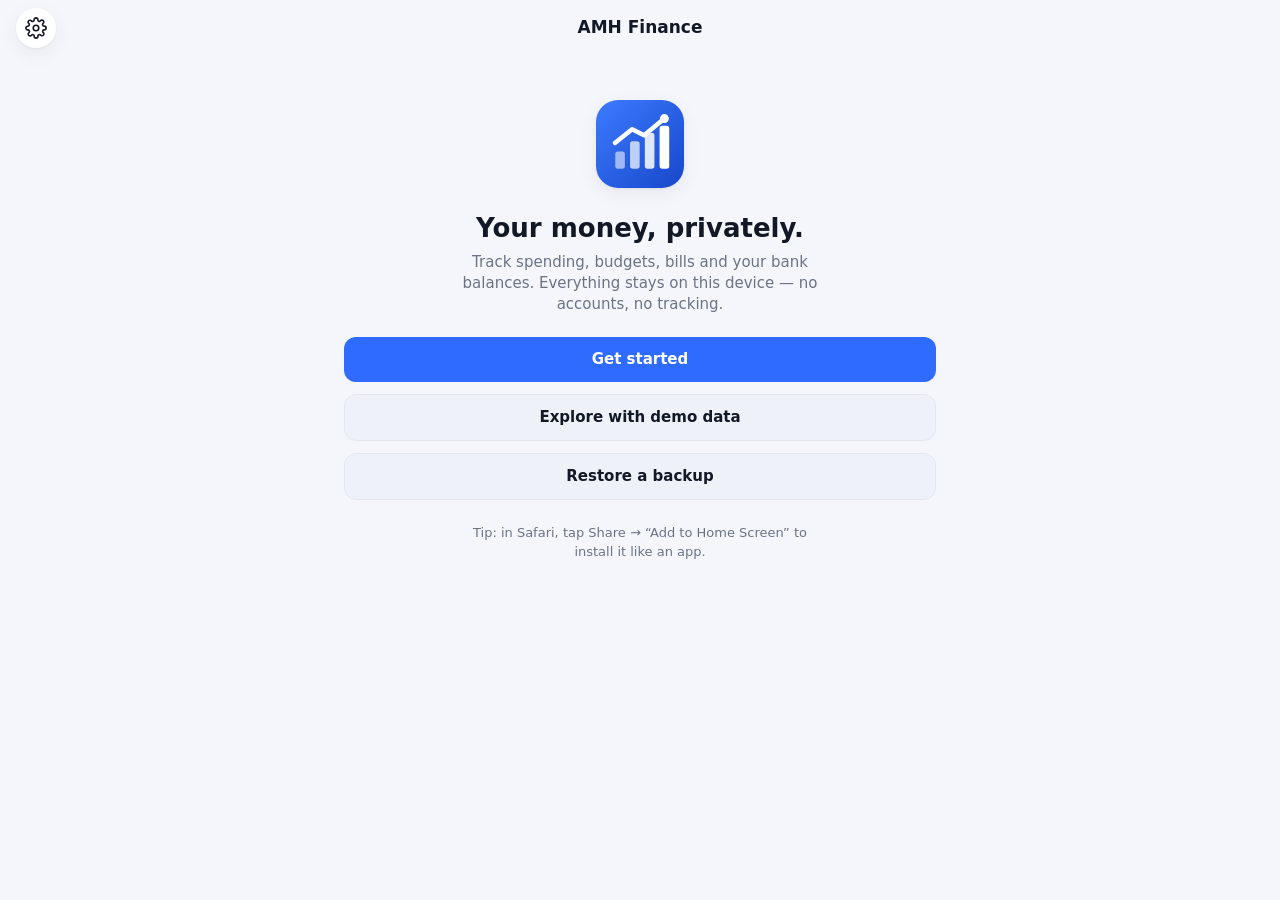
<file: index.html>
<!doctype html>
<html lang="en">
<head>
  <meta charset="utf-8" />
  <meta name="viewport" content="width=device-width, initial-scale=1, viewport-fit=cover" />
  <title>AMH Finance</title>
  <meta name="description" content="Private personal finance: spending, budgets, recurring bills, net worth." />
  <meta name="theme-color" content="#f4f6fb" media="(prefers-color-scheme: light)" />
  <meta name="theme-color" content="#0d1017" media="(prefers-color-scheme: dark)" />
  <meta name="apple-mobile-web-app-capable" content="yes" />
  <meta name="mobile-web-app-capable" content="yes" />
  <meta name="apple-mobile-web-app-status-bar-style" content="default" />
  <meta name="apple-mobile-web-app-title" content="AMH Finance" />
  <link rel="manifest" href="manifest.webmanifest" />
  <link rel="icon" href="icons/icon.svg" type="image/svg+xml" />
  <link rel="apple-touch-icon" href="icons/apple-touch-icon.png" />
  <link rel="stylesheet" href="styles.css?v=37" />
</head>
<body>
  <header class="topbar">
    <button class="icon-btn" id="settingsBtn" aria-label="Settings">
      <svg viewBox="0 0 24 24" width="22" height="22" fill="none" stroke="currentColor" stroke-width="1.8" stroke-linecap="round" stroke-linejoin="round"><circle cx="12" cy="12" r="3"/><path d="M19.4 15a1.7 1.7 0 0 0 .3 1.8l.1.1a2 2 0 1 1-2.8 2.8l-.1-.1a1.7 1.7 0 0 0-1.8-.3 1.7 1.7 0 0 0-1 1.5V21a2 2 0 1 1-4 0v-.1a1.7 1.7 0 0 0-1.1-1.5 1.7 1.7 0 0 0-1.8.3l-.1.1a2 2 0 1 1-2.8-2.8l.1-.1a1.7 1.7 0 0 0 .3-1.8 1.7 1.7 0 0 0-1.5-1H3a2 2 0 1 1 0-4h.1a1.7 1.7 0 0 0 1.5-1.1 1.7 1.7 0 0 0-.3-1.8l-.1-.1a2 2 0 1 1 2.8-2.8l.1.1a1.7 1.7 0 0 0 1.8.3H9a1.7 1.7 0 0 0 1-1.5V3a2 2 0 1 1 4 0v.1a1.7 1.7 0 0 0 1 1.5 1.7 1.7 0 0 0 1.8-.3l.1-.1a2 2 0 1 1 2.8 2.8l-.1.1a1.7 1.7 0 0 0-.3 1.8V9a1.7 1.7 0 0 0 1.5 1H21a2 2 0 1 1 0 4h-.1a1.7 1.7 0 0 0-1.5 1z"/></svg>
    </button>
    <h1 id="pageTitle">Today</h1>
    <div class="top-actions">
    <button class="ask-top" id="askTopBtn" aria-label="Ask Claude about your money">✨ Ask Claude</button>
    <button class="icon-btn" id="addBtn" aria-label="Add transaction">
      <svg viewBox="0 0 24 24" width="24" height="24" fill="none" stroke="currentColor" stroke-width="2" stroke-linecap="round"><path d="M12 5v14M5 12h14"/></svg>
    </button>
    </div>
  </header>

  <main id="view" tabindex="-1"></main>

  <nav class="tabbar" aria-label="Sections">
    <button data-tab="today" class="active"><svg viewBox="0 0 24 24"><circle cx="12" cy="12" r="4"/><path d="M12 2v2M12 20v2M4.9 4.9l1.4 1.4M17.7 17.7l1.4 1.4M2 12h2M20 12h2M4.9 19.1l1.4-1.4M17.7 6.3l1.4-1.4"/></svg><span>Today</span></button>
    <button data-tab="home"><svg viewBox="0 0 24 24"><path d="M3 11l9-7 9 7v9a1 1 0 0 1-1 1h-5v-6h-6v6H4a1 1 0 0 1-1-1z"/></svg><span>Home</span></button>
    <button data-tab="recurring"><svg viewBox="0 0 24 24"><path d="M17 2l4 4-4 4"/><path d="M3 11V9a3 3 0 0 1 3-3h15"/><path d="M7 22l-4-4 4-4"/><path d="M21 13v2a3 3 0 0 1-3 3H3"/></svg><span>Bills</span></button>
    <button data-tab="budgets"><svg viewBox="0 0 24 24"><path d="M12 3a9 9 0 1 0 9 9h-9z"/><path d="M15 3.5A9 9 0 0 1 20.5 9H15z"/></svg><span>Budgets</span></button>
    <button data-tab="tx"><svg viewBox="0 0 24 24"><path d="M4 6h16M4 12h16M4 18h10"/></svg><span>Activity</span></button>
    <button data-tab="reports"><svg viewBox="0 0 24 24"><path d="M4 20V10M10 20V4M16 20v-7M22 20H2"/></svg><span>Reports</span></button>
  </nav>

  <button id="askBtn" class="ask-fab" aria-label="Ask Claude about your money">✨ Ask Claude</button>
  <div id="sheetRoot"></div>
  <div id="toast" role="status" aria-live="polite"></div>

  <script src="app.js?v=39"></script>
  <script src="features.js?v=39"></script>
  <script src="bills.js?v=38"></script>
</body>
</html>
</file>
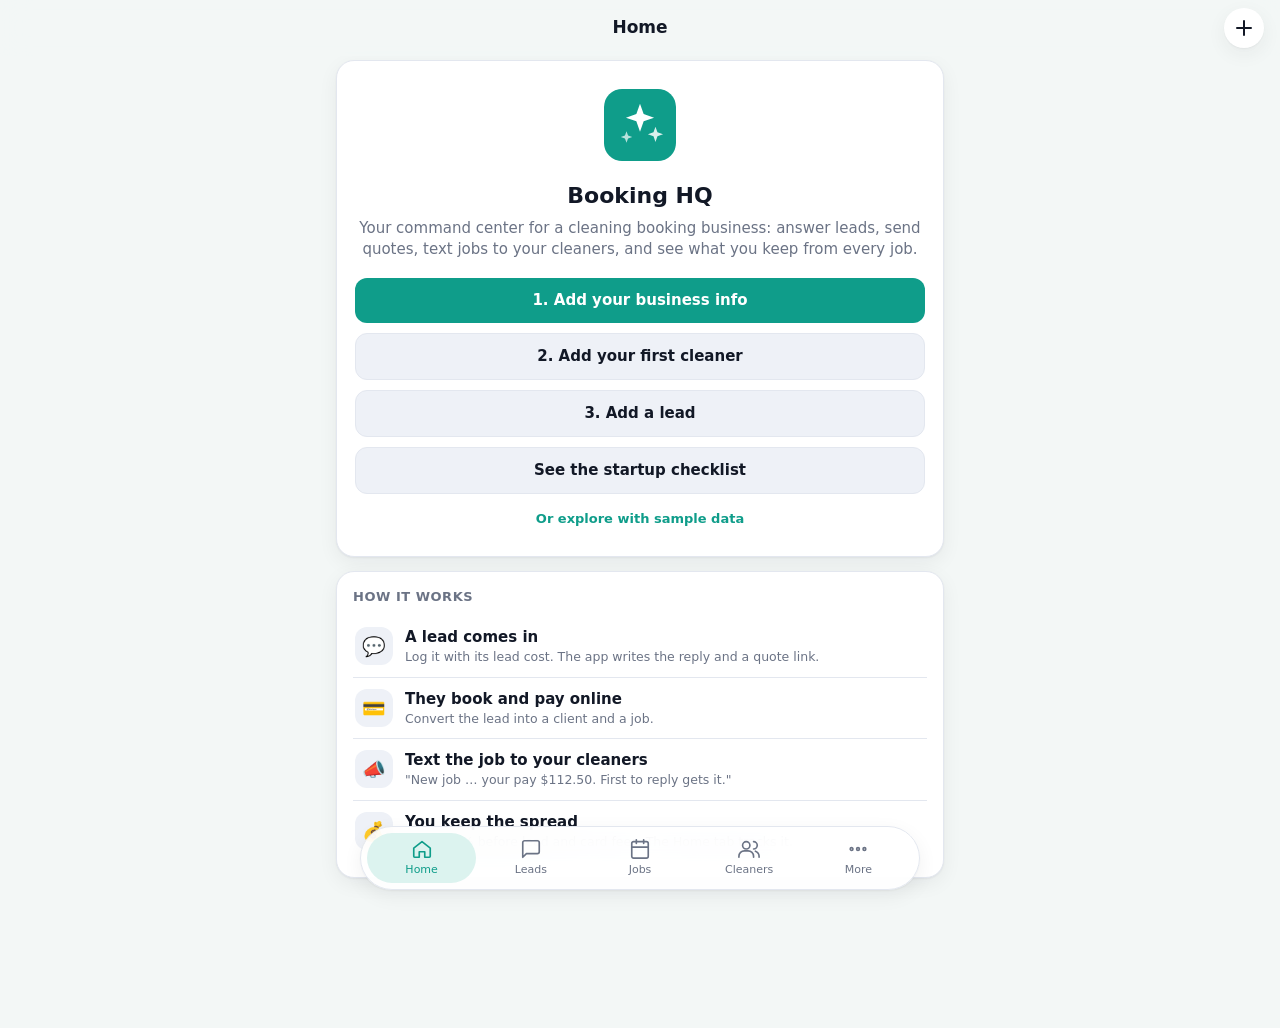
<file: booking/index.html>
<!doctype html>
<html lang="en">
<head>
  <meta charset="utf-8" />
  <meta name="viewport" content="width=device-width, initial-scale=1, viewport-fit=cover" />
  <title>Booking HQ</title>
  <meta name="description" content="Run a cleaning booking business: leads, quotes, job dispatch, cleaners and profit." />
  <meta name="theme-color" content="#f3f7f6" media="(prefers-color-scheme: light)" />
  <meta name="theme-color" content="#0d1017" media="(prefers-color-scheme: dark)" />
  <meta name="apple-mobile-web-app-capable" content="yes" />
  <meta name="mobile-web-app-capable" content="yes" />
  <meta name="apple-mobile-web-app-title" content="Booking HQ" />
  <link rel="manifest" href="manifest.webmanifest" />
  <link rel="icon" href="icons/icon.svg" type="image/svg+xml" />
  <link rel="apple-touch-icon" href="icons/icon.svg" />
  <link rel="stylesheet" href="styles.css?v=1" />
</head>
<body>
  <header class="topbar">
    <button class="icon-btn ghost" id="backBtn" aria-label="Back">
      <svg viewBox="0 0 24 24" width="22" height="22" fill="none" stroke="currentColor" stroke-width="2" stroke-linecap="round" stroke-linejoin="round"><path d="M15 18l-6-6 6-6"/></svg>
    </button>
    <h1 id="pageTitle">Home</h1>
    <button class="icon-btn" id="addBtn" aria-label="Add">
      <svg viewBox="0 0 24 24" width="24" height="24" fill="none" stroke="currentColor" stroke-width="2" stroke-linecap="round"><path d="M12 5v14M5 12h14"/></svg>
    </button>
  </header>

  <main id="view" tabindex="-1"></main>

  <nav class="tabbar" aria-label="Sections">
    <button data-tab="home"><svg viewBox="0 0 24 24"><path d="M3 11l9-7 9 7v9a1 1 0 0 1-1 1h-5v-6h-6v6H4a1 1 0 0 1-1-1z"/></svg><span>Home</span></button>
    <button data-tab="leads"><svg viewBox="0 0 24 24"><path d="M21 15a2 2 0 0 1-2 2H7l-4 4V5a2 2 0 0 1 2-2h14a2 2 0 0 1 2 2z"/></svg><span>Leads</span></button>
    <button data-tab="jobs"><svg viewBox="0 0 24 24"><rect x="3" y="4" width="18" height="18" rx="2"/><path d="M16 2v4M8 2v4M3 10h18"/></svg><span>Jobs</span></button>
    <button data-tab="cleaners"><svg viewBox="0 0 24 24"><circle cx="9" cy="8" r="4"/><path d="M1 21v-1a6 6 0 0 1 6-6h4a6 6 0 0 1 6 6v1"/><path d="M17 4a4 4 0 0 1 0 8M23 21v-1a6 6 0 0 0-4-5.6"/></svg><span>Cleaners</span></button>
    <button data-tab="more"><svg viewBox="0 0 24 24"><circle cx="5" cy="12" r="1.5"/><circle cx="12" cy="12" r="1.5"/><circle cx="19" cy="12" r="1.5"/></svg><span>More</span></button>
  </nav>

  <div id="sheetRoot"></div>
  <div id="toast" role="status" aria-live="polite"></div>

  <script src="pricing.js?v=1"></script>
  <script src="app.js?v=1"></script>
</body>
</html>
</file>
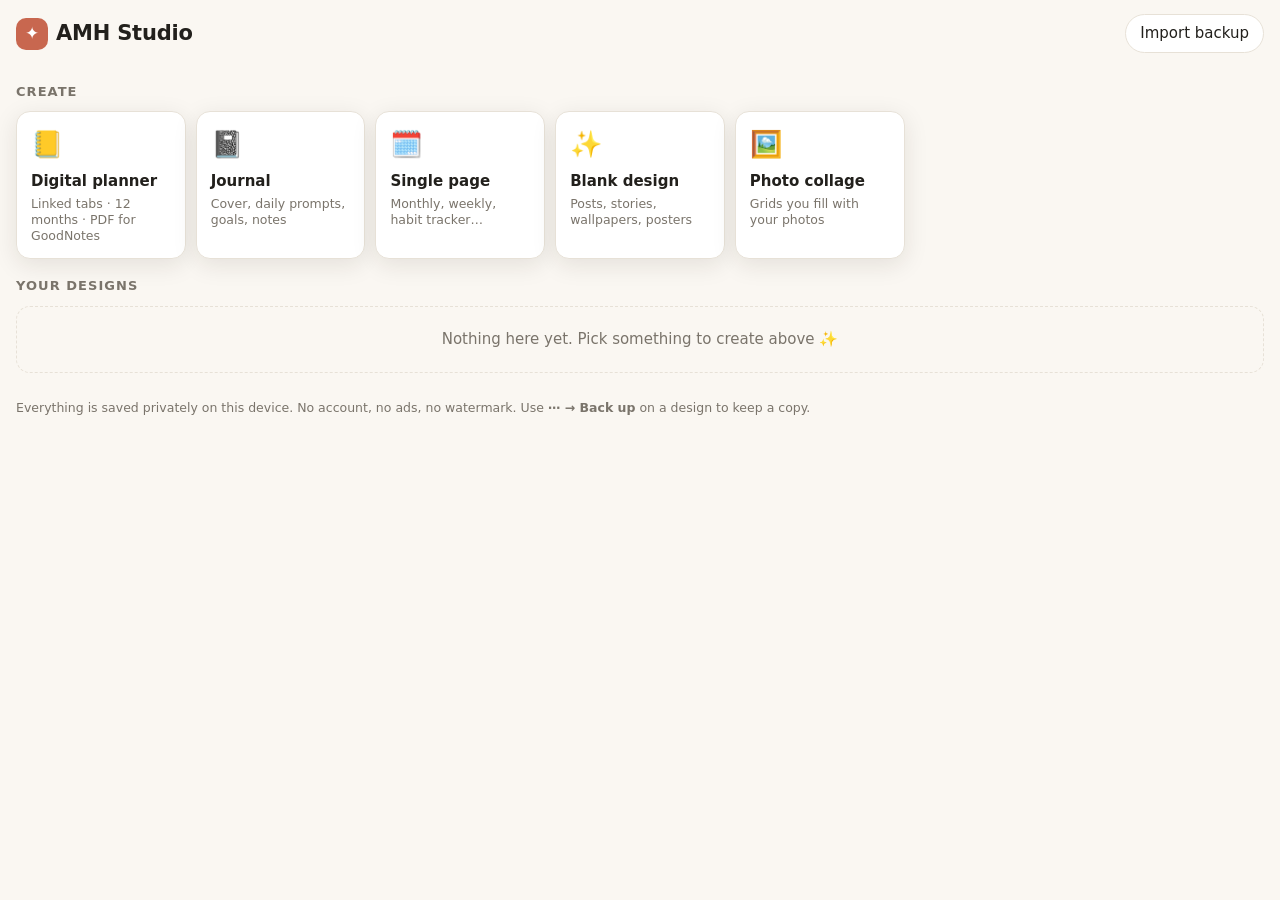
<file: design/index.html>
<!doctype html>
<html lang="en">
<head>
  <meta charset="utf-8" />
  <meta name="viewport" content="width=device-width, initial-scale=1, viewport-fit=cover, maximum-scale=1" />
  <title>AMH Studio</title>
  <meta name="description" content="Free, private design studio for digital planners, journals, photos and posts." />
  <meta name="theme-color" content="#faf7f2" media="(prefers-color-scheme: light)" />
  <meta name="theme-color" content="#16151a" media="(prefers-color-scheme: dark)" />
  <meta name="apple-mobile-web-app-capable" content="yes" />
  <meta name="mobile-web-app-capable" content="yes" />
  <meta name="apple-mobile-web-app-title" content="AMH Studio" />
  <link rel="manifest" href="manifest.webmanifest" />
  <link rel="icon" href="icon.svg" type="image/svg+xml" />
  <link rel="apple-touch-icon" href="apple-touch-icon.png" />
  <link rel="preconnect" href="https://fonts.googleapis.com" />
  <link rel="preconnect" href="https://fonts.gstatic.com" crossorigin />
  <link rel="stylesheet" href="https://fonts.googleapis.com/css2?family=Amatic+SC:wght@400;700&family=Caveat:wght@400;700&family=Cinzel:wght@400;700&family=Cormorant+Garamond:ital,wght@0,400;0,600;0,700;1,400&family=DM+Serif+Display:ital@0;1&family=Dancing+Script:wght@400;700&family=Homemade+Apple&family=Inter:wght@400;600;700&family=Josefin+Sans:ital,wght@0,400;0,600;0,700;1,400&family=Lora:ital,wght@0,400;0,600;0,700;1,400&family=Montserrat:ital,wght@0,400;0,600;0,700;1,400&family=Nunito:ital,wght@0,400;0,600;0,700;1,400&family=Patrick+Hand&family=Playfair+Display:ital,wght@0,400;0,700;1,400&family=Poppins:ital,wght@0,400;0,600;0,700;1,400&display=swap" />
  <link rel="stylesheet" href="style.css?v=1" />
</head>
<body>
  <!-- Home -->
  <section id="home" class="screen">
    <header class="home-top">
      <div class="brand"><span class="logo">✦</span> AMH Studio</div>
      <div class="row">
        <button class="ghost" id="importBtn">Import backup</button>
      </div>
    </header>
    <div class="home-body">
      <h2 class="h">Create</h2>
      <div class="create-grid">
        <button class="create-card" data-new="planner"><span class="cc-ico">📒</span><b>Digital planner</b><small>Linked tabs · 12 months · PDF for GoodNotes</small></button>
        <button class="create-card" data-new="journal"><span class="cc-ico">📓</span><b>Journal</b><small>Cover, daily prompts, goals, notes</small></button>
        <button class="create-card" data-new="page"><span class="cc-ico">🗓️</span><b>Single page</b><small>Monthly, weekly, habit tracker…</small></button>
        <button class="create-card" data-new="blank"><span class="cc-ico">✨</span><b>Blank design</b><small>Posts, stories, wallpapers, posters</small></button>
        <button class="create-card" data-new="collage"><span class="cc-ico">🖼️</span><b>Photo collage</b><small>Grids you fill with your photos</small></button>
      </div>
      <h2 class="h">Your designs</h2>
      <div id="projectList" class="project-grid"></div>
      <p class="fine">Everything is saved privately on this device. No account, no ads, no watermark. Use <b>⋯ → Back up</b> on a design to keep a copy.</p>
    </div>
    <input type="file" id="importFile" accept=".json,application/json" hidden />
  </section>

  <!-- Editor -->
  <section id="editor" class="screen hidden">
    <header class="ed-top">
      <button class="icon" id="backBtn" aria-label="Back to home"><svg viewBox="0 0 24 24"><path d="M15 5l-7 7 7 7"/></svg></button>
      <input id="projName" class="proj-name" aria-label="Design name" />
      <button class="icon" id="undoBtn" aria-label="Undo"><svg viewBox="0 0 24 24"><path d="M9 14L4 9l5-5"/><path d="M4 9h10a6 6 0 0 1 0 12h-3"/></svg></button>
      <button class="icon" id="redoBtn" aria-label="Redo"><svg viewBox="0 0 24 24"><path d="M15 14l5-5-5-5"/><path d="M20 9H10a6 6 0 0 0 0 12h3"/></svg></button>
      <button class="icon" id="previewBtn" aria-label="Preview"><svg viewBox="0 0 24 24"><path d="M2 12s3.5-7 10-7 10 7 10 7-3.5 7-10 7S2 12 2 12z"/><circle cx="12" cy="12" r="3"/></svg></button>
      <button class="primary sm" id="exportBtn">Export</button>
    </header>
    <main id="stageWrap"><div id="stageInner"><canvas id="stage"></canvas></div></main>
    <section id="sheet" class="sheet hidden" aria-live="polite">
      <div class="sheet-head"><b id="sheetTitle"></b><button class="icon sm" id="sheetClose" aria-label="Close panel"><svg viewBox="0 0 24 24"><path d="M6 6l12 12M18 6L6 18"/></svg></button></div>
      <div id="sheetBody" class="sheet-body"></div>
    </section>
    <div id="pagebar">
      <button class="icon sm" id="prevPage" aria-label="Previous page"><svg viewBox="0 0 24 24"><path d="M15 5l-7 7 7 7"/></svg></button>
      <button class="pill" id="pageLabel">Page 1 / 1</button>
      <button class="icon sm" id="nextPage" aria-label="Next page"><svg viewBox="0 0 24 24"><path d="M9 5l7 7-7 7"/></svg></button>
      <span class="sp"></span>
      <button class="icon sm" id="zoomOut" aria-label="Zoom out"><svg viewBox="0 0 24 24"><path d="M5 12h14"/></svg></button>
      <button class="pill" id="zoomLabel">Fit</button>
      <button class="icon sm" id="zoomIn" aria-label="Zoom in"><svg viewBox="0 0 24 24"><path d="M12 5v14M5 12h14"/></svg></button>
    </div>
    <nav id="toolbar">
      <button data-tool="templates"><span>🗂️</span>Templates</button>
      <button data-tool="text"><span class="tt">Aa</span>Text</button>
      <button data-tool="elements"><span>◆</span>Elements</button>
      <button data-tool="stickers"><span>🌸</span>Stickers</button>
      <button data-tool="photos"><span>📷</span>Photos</button>
      <button data-tool="background"><span>🎨</span>Page</button>
      <button data-tool="layers"><span>☰</span>Layers</button>
    </nav>
    <input type="file" id="photoFile" accept="image/*" multiple hidden />
  </section>

  <div id="modalRoot"></div>
  <div id="preview" class="hidden">
    <canvas id="previewCanvas"></canvas>
    <div class="pv-bar"><button class="pill" id="pvPrev">‹</button><span id="pvLabel"></span><button class="pill" id="pvNext">›</button><button class="pill" id="pvClose">Done</button></div>
  </div>
  <div id="toast" role="status" aria-live="polite"></div>

  <script src="templates.js?v=1"></script>
  <script src="render.js?v=1"></script>
  <script src="app.js?v=1"></script>
</body>
</html>
</file>
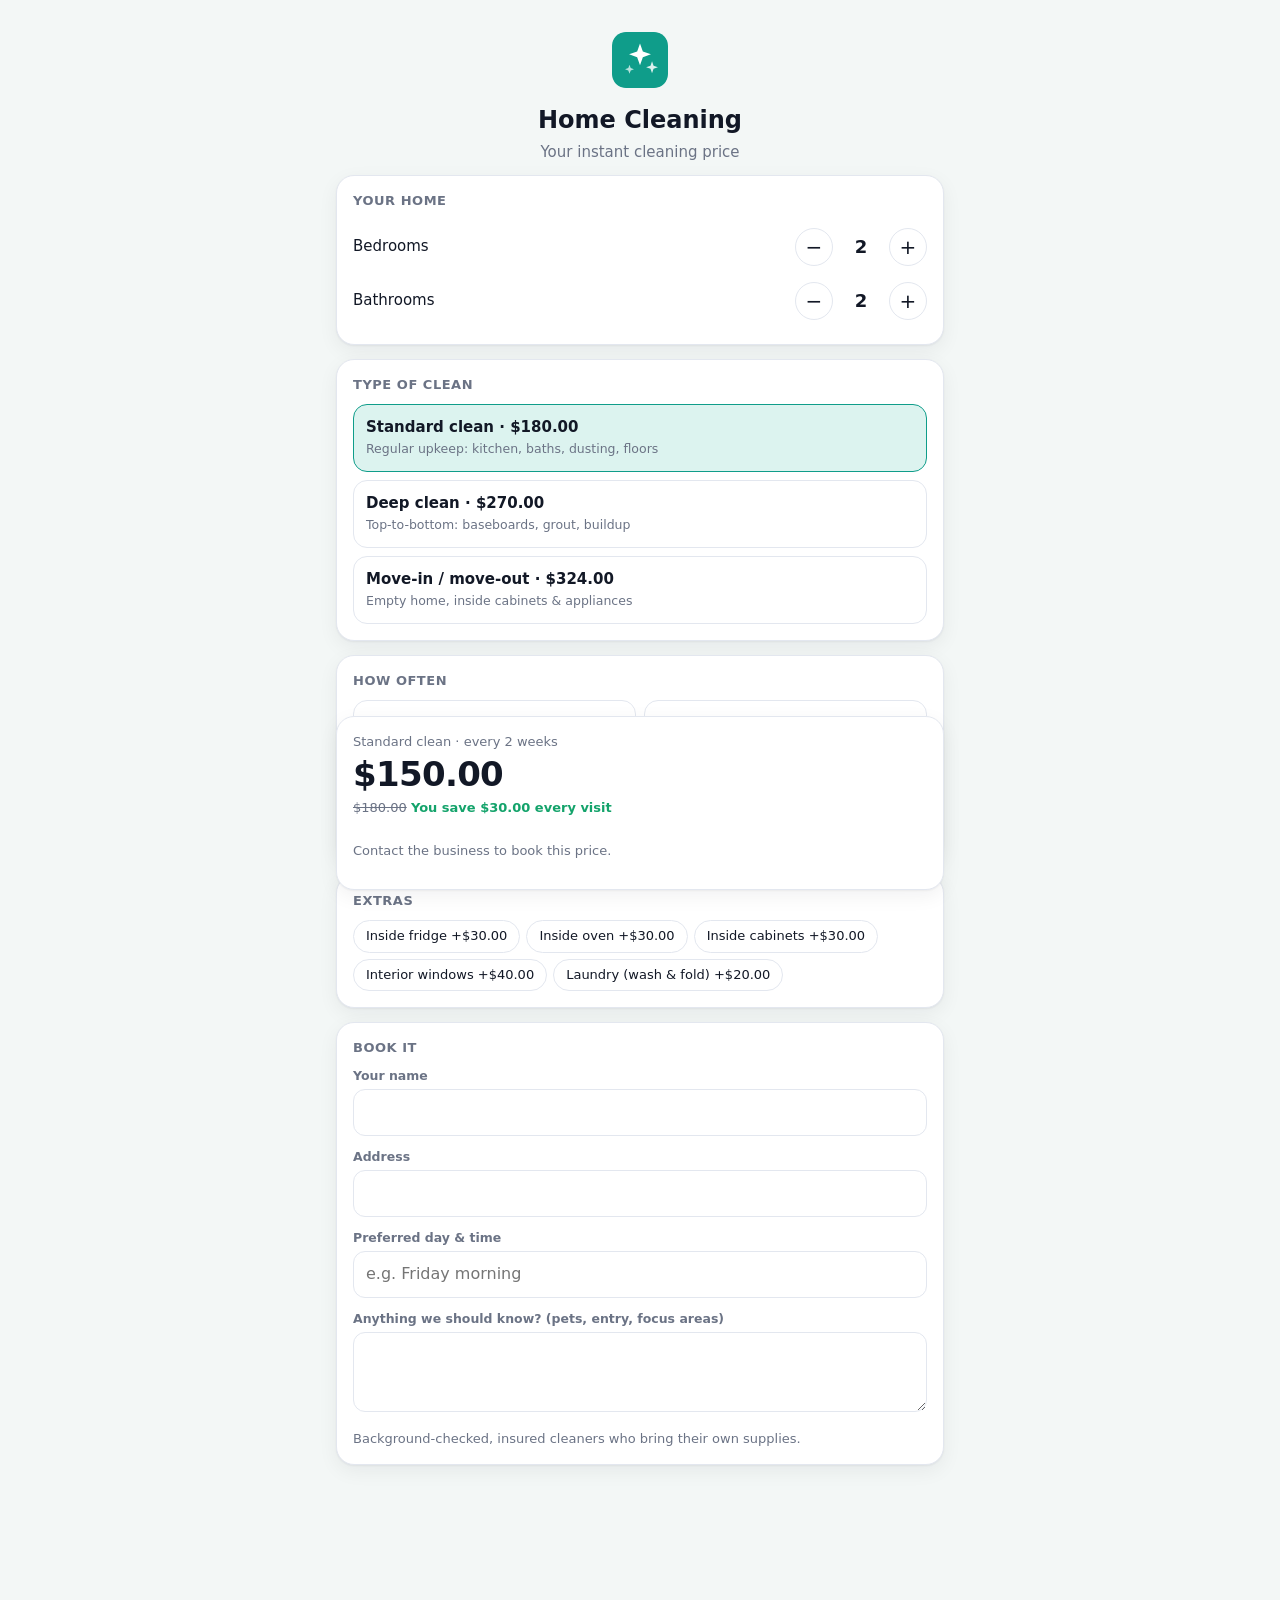
<file: booking/quote.html>
<!doctype html>
<html lang="en">
<head>
  <meta charset="utf-8" />
  <meta name="viewport" content="width=device-width, initial-scale=1, viewport-fit=cover" />
  <title>Get a Quote</title>
  <meta name="description" content="Instant price for your home cleaning." />
  <meta name="robots" content="noindex" />
  <link rel="icon" href="icons/icon.svg" type="image/svg+xml" />
  <link rel="stylesheet" href="styles.css?v=1" />
  <style>
    body { padding-bottom: 40px; }
    .hero { text-align: center; padding: 28px 8px 12px; }
    .hero h1 { margin: 10px 0 4px; font-size: 24px; }
    .opts { display: grid; grid-template-columns: 1fr 1fr; gap: 8px; }
    .opt { border: 1px solid var(--line); background: var(--surface); border-radius: 14px; padding: 12px; text-align: left; }
    .opt b { display: block; }
    .opt span { font-size: 12.5px; color: var(--muted); }
    .opt.on { border-color: var(--accent); background: var(--accent-soft); }
    .stepper { display: flex; align-items: center; justify-content: space-between; padding: 8px 0; }
    .stepper div { display: flex; align-items: center; gap: 14px; }
    .stepper button { width: 38px; height: 38px; border-radius: 50%; border: 1px solid var(--line); background: var(--surface); font-size: 20px; }
    .stepper b { min-width: 28px; text-align: center; font-size: 18px; }
    .price-bar { position: sticky; bottom: 10px; z-index: 5; }
    .save { color: var(--good); font-weight: 650; }
  </style>
</head>
<body>
  <main id="app"></main>
  <script src="pricing.js?v=1"></script>
  <script>
  'use strict';
  const data = decodeQuoteData((location.hash.match(/d=([^&]+)/) || [])[1] || '') || {};
  const pr = data.pr || DEFAULT_PRICING;
  const L = data.l || {};
  const st = { beds: L.beds ?? 2, baths: L.baths ?? 2, type: L.type || 'standard', freq: L.freq || 'biweekly', addons: L.addons || [], name: L.name || '', address: '', date: '', notes: '' };
  const esc = (s) => String(s ?? '').replace(/[&<>"']/g, (c) => ({ '&': '&amp;', '<': '&lt;', '>': '&gt;', '"': '&quot;', "'": '&#39;' }[c]));
  const biz = data.n || 'Home Cleaning';
  document.title = biz + ' · Quote';
  const TYPE_DESC = { standard: 'Regular upkeep: kitchen, baths, dusting, floors', deep: 'Top-to-bottom: baseboards, grout, buildup', move: 'Empty home, inside cabinets & appliances' };

  function render() {
    const q = priceQuote(st, pr);
    const once = priceQuote({ ...st, freq: 'once' }, pr);
    const app = document.getElementById('app');
    const focus = document.activeElement && document.activeElement.name;
    app.innerHTML = `
    <div class="hero"><img src="icons/icon.svg" width="56" height="56" alt="" style="border-radius:14px"/>
      <h1>${esc(biz)}</h1><div class="muted">${st.name ? 'Hi ' + esc(st.name.split(' ')[0]) + '! ' : ''}Your instant cleaning price${data.ar ? ' · ' + esc(data.ar) : ''}</div></div>
    <div class="card"><h2>Your home</h2>
      ${stepper('beds', 'Bedrooms', 0, 1)}${stepper('baths', 'Bathrooms', 1, 0.5)}</div>
    <div class="card"><h2>Type of clean</h2><div class="opts" style="grid-template-columns:1fr">
      ${Object.entries(pr.types).map(([k, t]) => `<button class="opt ${st.type === k ? 'on' : ''}" data-set="type" data-v="${k}"><b>${esc(t.label)} · ${fmtMoney(priceQuote({ ...st, type: k, freq: 'once', addons: [] }, pr).clean)}</b><span>${TYPE_DESC[k] || ''}</span></button>`).join('')}</div></div>
    ${st.type !== 'move' ? `<div class="card"><h2>How often</h2><div class="opts">
      ${Object.entries(pr.freqs).map(([k, f]) => `<button class="opt ${q.freq === k ? 'on' : ''}" data-set="freq" data-v="${k}"><b>${esc(f.label)}</b><span>${f.discount && st.type === 'standard' ? `<span class="save">Save ${fmtMoney(f.discount)}</span> per visit` : f.discount ? 'Recurring standard cleans' : 'No commitment'}</span></button>`).join('')}</div>
      ${st.type === 'deep' && q.freq !== 'once' ? `<p class="small muted" style="margin:10px 0 0">Your first visit is a deep clean. After that, ${esc(pr.freqs[q.freq].label.toLowerCase())} standard cleans are ${fmtMoney(priceQuote({ ...st, type: 'standard', addons: [] }, pr).total)}.</p>` : ''}</div>` : ''}
    <div class="card"><h2>Extras</h2><div class="chips">
      ${Object.entries(pr.addons).map(([k, a]) => `<button class="chip ${st.addons.includes(k) ? 'on' : ''}" data-addon="${k}">${esc(a.label)} +${fmtMoney(a.price)}</button>`).join('')}</div></div>
    <div class="card"><h2>Book it</h2>
      <label class="field"><span>Your name</span><input name="name" value="${esc(st.name)}" autocomplete="name"/></label>
      <label class="field"><span>Address</span><input name="address" value="${esc(st.address)}" autocomplete="street-address"/></label>
      <label class="field"><span>Preferred day & time</span><input name="date" value="${esc(st.date)}" placeholder="e.g. Friday morning"/></label>
      <label class="field"><span>Anything we should know? (pets, entry, focus areas)</span><textarea name="notes">${esc(st.notes)}</textarea></label>
      <p class="small muted" style="margin:0">Background-checked, insured cleaners who bring their own supplies.${data.cf ? ` Free cancellation with 24 hours' notice (${fmtMoney(data.cf)} fee after that).` : ''}</p>
    </div>
    <div class="card price-bar">
      <div class="spread"><div><div class="muted small">${esc(pr.types[q.type].label)}${q.freq !== 'once' ? ' · ' + esc(pr.freqs[q.freq].label.toLowerCase()) : ''}</div>
        <div class="big">${fmtMoney(q.total)}</div>${q.discount ? `<div class="small"><s class="muted">${fmtMoney(once.total)}</s> <span class="save">You save ${fmtMoney(q.discount)} every visit</span></div>` : ''}</div></div>
      <div class="btn-row">
        ${data.pay ? `<a class="btn" href="${esc(data.pay)}" target="_blank" rel="noopener" id="payBtn">Book & pay online</a>` : ''}
        ${data.ph ? `<a class="btn ${data.pay ? 'secondary' : ''}" href="${esc(sms(q))}">Text us to book</a>` : ''}
      </div>
      ${!data.pay && !data.ph ? '<p class="small muted">Contact the business to book this price.</p>' : ''}
    </div>`;
    if (focus) { const el = app.querySelector(`[name="${focus}"]`); if (el) { el.focus(); const v = el.value; el.value = ''; el.value = v; } }
  }
  function stepper(k, label, min, step) {
    return `<div class="stepper"><span>${label}</span><div><button data-step="${k}" data-d="${-step}" data-min="${min}" aria-label="Fewer ${label.toLowerCase()}">−</button><b>${st[k]}</b><button data-step="${k}" data-d="${step}" aria-label="More ${label.toLowerCase()}">+</button></div></div>`;
  }
  function sms(q) {
    const body = `Hi! I'd like to book a ${pr.types[q.type].label.toLowerCase()} (${q.beds} bed / ${q.baths} bath${q.freq !== 'once' ? ', ' + pr.freqs[q.freq].label.toLowerCase() : ''}${st.addons.length ? ', + ' + st.addons.map((a) => pr.addons[a].label.toLowerCase()).join(', ') : ''}) for ${fmtMoney(q.total)}.`
      + (st.name ? `\nName: ${st.name}` : '') + (st.address ? `\nAddress: ${st.address}` : '') + (st.date ? `\nWhen: ${st.date}` : '') + (st.notes ? `\nNotes: ${st.notes}` : '');
    return `sms:${String(data.ph).replace(/[^\d+]/g, '')}?&body=${encodeURIComponent(body)}`;
  }
  document.addEventListener('click', (e) => {
    const b = e.target.closest('button'); if (!b) return;
    if (b.dataset.set) st[b.dataset.set] = b.dataset.v;
    if (b.dataset.addon) { const k = b.dataset.addon; st.addons = st.addons.includes(k) ? st.addons.filter((x) => x !== k) : [...st.addons, k]; }
    if (b.dataset.step) { const k = b.dataset.step; st[k] = Math.max(Number(b.dataset.min || 0), Math.min(10, st[k] + Number(b.dataset.d))); }
    render();
  });
  document.addEventListener('input', (e) => {
    if (!e.target.name || !(e.target.name in st)) return;
    st[e.target.name] = e.target.value;
    // Update only the text link so typing isn't interrupted.
    const a = document.querySelector('a[href^="sms:"]'); if (a) a.href = sms(priceQuote(st, pr));
  });
  render();
  </script>
</body>
</html>
</file>
<file: styles.css>
:root {
  --bg: #f4f6fb;
  --surface: #ffffff;
  --surface-2: #eef1f7;
  --text: #121826;
  --muted: #6b7385;
  --line: #e3e7ef;
  --accent: #2f6bff;
  --accent-soft: #e4ecff;
  --good: #14a36b;
  --warn: #e39a12;
  --bad: #e5484d;
  --shadow: 0 1px 2px rgba(16, 24, 40, .05), 0 6px 20px rgba(16, 24, 40, .06);
  --radius: 18px;
  --tabbar-h: 64px;
  color-scheme: light;
}
@media (prefers-color-scheme: dark) {
  :root:not([data-theme="light"]) {
    --bg: #0d1017;
    --surface: #171b24;
    --surface-2: #20253050;
    --text: #eef1f7;
    --muted: #8d95a8;
    --line: #262c39;
    --accent: #5b8cff;
    --accent-soft: #1d2a4a;
    --good: #2fc488;
    --warn: #f0b13a;
    --bad: #ff6b6f;
    --shadow: none;
    color-scheme: dark;
  }
}
:root[data-theme="dark"] {
  --bg: #0d1017;
  --surface: #171b24;
  --surface-2: #20253050;
  --text: #eef1f7;
  --muted: #8d95a8;
  --line: #262c39;
  --accent: #5b8cff;
  --accent-soft: #1d2a4a;
  --good: #2fc488;
  --warn: #f0b13a;
  --bad: #ff6b6f;
  --shadow: none;
  color-scheme: dark;
}

* { box-sizing: border-box; -webkit-tap-highlight-color: transparent; }
html, body { margin: 0; }
body {
  background: var(--bg);
  color: var(--text);
  font: 15px/1.4 -apple-system, BlinkMacSystemFont, "SF Pro Text", "Segoe UI", Roboto, system-ui, sans-serif;
  min-height: 100vh;
  padding-bottom: calc(var(--tabbar-h) + env(safe-area-inset-bottom) + 72px);
}
button { font: inherit; color: inherit; cursor: pointer; }
input, select, textarea { font: inherit; color: inherit; }

.topbar {
  position: sticky; top: 0; z-index: 10;
  display: flex; align-items: center; justify-content: space-between;
  padding: calc(env(safe-area-inset-top) + 8px) 16px 8px;
  background: color-mix(in srgb, var(--bg) 85%, transparent);
  backdrop-filter: blur(14px); -webkit-backdrop-filter: blur(14px);
}
.topbar h1 { font-size: 17px; font-weight: 650; margin: 0; }
.top-actions { display: flex; align-items: center; gap: 8px; }
.ask-top {
  height: 40px; border: 0; border-radius: 999px; padding: 0 14px; font-weight: 650; font-size: 14px;
  background: var(--text); color: var(--bg); box-shadow: var(--shadow); white-space: nowrap;
}
.topbar h1 { flex: 1; text-align: center; padding: 0 8px; white-space: nowrap; overflow: hidden; text-overflow: ellipsis; }
@media (max-width: 420px) { .ask-top { padding: 0 11px; font-size: 13px; } .ask-fab { display: none !important; } }
.ask-card { display: flex; align-items: center; gap: 12px; cursor: pointer; }
.icon-btn {
  width: 40px; height: 40px; border-radius: 50%; border: 0;
  background: var(--surface); box-shadow: var(--shadow);
  display: grid; place-items: center; color: var(--text);
}

main { max-width: 640px; margin: 0 auto; padding: 4px 16px 0; outline: none; }

.tabbar {
  position: fixed; left: 50%; transform: translateX(-50%);
  bottom: calc(env(safe-area-inset-bottom) + 10px);
  width: min(560px, calc(100% - 24px));
  height: var(--tabbar-h);
  display: flex; padding: 6px;
  background: color-mix(in srgb, var(--surface) 88%, transparent);
  backdrop-filter: blur(16px); -webkit-backdrop-filter: blur(16px);
  border: 1px solid var(--line); border-radius: 32px; box-shadow: var(--shadow);
  z-index: 20;
}
.tabbar button {
  flex: 1; border: 0; background: none; border-radius: 26px;
  display: flex; flex-direction: column; align-items: center; justify-content: center; gap: 2px;
  font-size: 11px; color: var(--muted);
}
.tabbar svg { width: 22px; height: 22px; fill: none; stroke: currentColor; stroke-width: 1.8; stroke-linecap: round; stroke-linejoin: round; }
.tabbar button.active { color: var(--accent); background: var(--accent-soft); }

/* Cards & layout */
.card {
  background: var(--surface); border-radius: var(--radius); box-shadow: var(--shadow);
  border: 1px solid var(--line); padding: 16px; margin-bottom: 14px;
}
.card h2 { font-size: 13px; text-transform: uppercase; letter-spacing: .04em; color: var(--muted); font-weight: 600; margin: 0 0 10px; display: flex; justify-content: space-between; align-items: center; }
.card h2 a, .link { color: var(--accent); text-decoration: none; text-transform: none; letter-spacing: 0; font-weight: 600; background: none; border: 0; padding: 0; font-size: 13px; }
.section-title { font-size: 12px; text-transform: uppercase; letter-spacing: .05em; color: var(--muted); font-weight: 600; margin: 18px 4px 8px; }
.big { font-size: 34px; font-weight: 700; letter-spacing: -.02em; font-variant-numeric: tabular-nums; }
.mid { font-size: 22px; font-weight: 700; font-variant-numeric: tabular-nums; }
.muted { color: var(--muted); }
.small { font-size: 13px; }
.good { color: var(--good); }
.bad { color: var(--bad); }
.row { display: flex; align-items: center; gap: 12px; }
.spread { display: flex; align-items: center; justify-content: space-between; gap: 12px; }
.grow { flex: 1; min-width: 0; }
.ellipsis { white-space: nowrap; overflow: hidden; text-overflow: ellipsis; }
.num { font-variant-numeric: tabular-nums; white-space: nowrap; }

.hero { display: flex; align-items: center; gap: 18px; }
.ring-wrap { position: relative; width: 112px; height: 112px; flex: none; }
.ring-wrap .ring-label { position: absolute; inset: 0; display: grid; place-items: center; text-align: center; font-size: 12px; color: var(--muted); }
.ring-wrap .ring-label b { display: block; font-size: 20px; color: var(--text); }

/* Lists */
.list { list-style: none; margin: 0; padding: 0; }
.list li { display: flex; align-items: center; gap: 12px; padding: 11px 2px; border-bottom: 1px solid var(--line); cursor: pointer; }
.list li:last-child { border-bottom: 0; }
.emoji {
  width: 38px; height: 38px; border-radius: 12px; background: var(--surface-2);
  display: grid; place-items: center; font-size: 19px; flex: none;
}
.list .title { font-weight: 550; }
.list .sub { font-size: 12.5px; color: var(--muted); }
.date-head { font-size: 12px; font-weight: 600; color: var(--muted); margin: 16px 4px 4px; text-transform: uppercase; letter-spacing: .04em; }

.bar { height: 8px; border-radius: 6px; background: var(--surface-2); overflow: hidden; margin-top: 6px; border: 1px solid var(--line); }
.bar > i { display: block; height: 100%; border-radius: 6px; background: var(--accent); }
.bar.over > i { background: var(--bad); }
.bar.near > i { background: var(--warn); }
.bar.good > i { background: var(--good); }

/* Recurring tiles */
.tiles { display: grid; grid-template-columns: repeat(auto-fill, minmax(100px, 1fr)); gap: 10px; }
.tile {
  position: relative; background: var(--surface); border: 1px solid var(--line); border-radius: 16px;
  padding: 12px 8px; text-align: center; box-shadow: var(--shadow); cursor: pointer;
}
.tile .e { font-size: 22px; }
.tile .n { font-size: 13px; font-weight: 600; margin-top: 4px; }
.tile .a { font-size: 12px; color: var(--muted); }
.tile .d { font-size: 11px; color: var(--muted); }
.tile .check { position: absolute; top: 6px; right: 8px; color: var(--good); font-size: 13px; font-weight: 700; }
.tile.due { border-color: var(--warn); }

/* Controls */
.segmented { display: flex; background: var(--surface-2); border: 1px solid var(--line); border-radius: 12px; padding: 3px; gap: 3px; }
.segmented button { flex: 1; border: 0; background: none; border-radius: 9px; padding: 7px 6px; font-size: 13px; font-weight: 600; color: var(--muted); }
.segmented button.on { background: var(--surface); color: var(--text); box-shadow: var(--shadow); }
.month-nav { display: flex; align-items: center; justify-content: space-between; margin: 4px 0 12px; }
.month-nav button { border: 0; background: var(--surface); border-radius: 50%; width: 34px; height: 34px; box-shadow: var(--shadow); font-size: 18px; }
.month-nav b { font-size: 16px; }
.search {
  width: 100%; border: 1px solid var(--line); background: var(--surface); border-radius: 12px; padding: 10px 12px; margin-bottom: 8px;
}
.chips { display: flex; gap: 6px; overflow-x: auto; padding-bottom: 4px; scrollbar-width: none; }
.chips::-webkit-scrollbar { display: none; }
.chip { flex: none; border: 1px solid var(--line); background: var(--surface); border-radius: 999px; padding: 6px 12px; font-size: 13px; }
.chip.on { background: var(--accent); color: #fff; border-color: var(--accent); }
.btn {
  border: 0; border-radius: 12px; padding: 12px 16px; font-weight: 650; background: var(--accent); color: #fff; width: 100%;
}
.btn.secondary { background: var(--surface-2); color: var(--text); border: 1px solid var(--line); }
.btn.danger { background: none; color: var(--bad); border: 1px solid var(--line); }
.btn.small { width: auto; padding: 8px 12px; font-size: 13px; }
.btn-row { display: flex; gap: 10px; margin-top: 12px; }

.empty { text-align: center; color: var(--muted); padding: 28px 12px; }
.empty .e { font-size: 34px; }

/* Sheet */
.sheet-backdrop {
  position: fixed; inset: 0; background: rgba(0, 0, 0, .35); z-index: 50;
  display: flex; align-items: flex-end; justify-content: center;
  animation: fade .15s ease;
}
.sheet {
  width: 100%; max-width: 560px; max-height: 92vh; overflow-y: auto;
  background: var(--bg); border-radius: 22px 22px 0 0;
  padding: 10px 16px calc(env(safe-area-inset-bottom) + 18px);
  animation: up .2s ease;
}
.sheet .grab { width: 40px; height: 5px; border-radius: 3px; background: var(--line); margin: 0 auto 10px; }
.sheet h3 { margin: 0 0 12px; font-size: 18px; display: flex; justify-content: space-between; align-items: center; }
.field { display: block; margin-bottom: 12px; }
.field > span { display: block; font-size: 12.5px; font-weight: 600; color: var(--muted); margin-bottom: 5px; }
.field input:not([type=checkbox]), .field select, .field textarea {
  width: 100%; border: 1px solid var(--line); background: var(--surface); border-radius: 12px; padding: 11px 12px; font-size: 16px;
}
.field textarea { min-height: 80px; resize: vertical; }
.field.check { display: flex; align-items: center; gap: 10px; }
.field.check > span { margin: 0; font-size: 14px; color: var(--text); }
.amount-input { font-size: 30px !important; font-weight: 700; text-align: center; }
@keyframes up { from { transform: translateY(40px); opacity: .5; } to { transform: none; opacity: 1; } }
@keyframes fade { from { opacity: 0; } }

#toast {
  position: fixed; left: 50%; bottom: calc(var(--tabbar-h) + env(safe-area-inset-bottom) + 78px);
  transform: translateX(-50%) translateY(20px); opacity: 0; pointer-events: none;
  background: var(--text); color: var(--bg); padding: 10px 16px; border-radius: 12px; font-size: 14px; font-weight: 550;
  transition: .2s; z-index: 60; max-width: calc(100% - 32px);
}
#toast.show { opacity: 1; transform: translateX(-50%); }

svg.chart { width: 100%; height: auto; display: block; overflow: visible; }
svg.chart text { fill: var(--muted); font-size: 10px; }

.legend { display: flex; flex-wrap: wrap; gap: 4px 12px; font-size: 12px; color: var(--muted); margin-top: 8px; }
.legend i { display: inline-block; width: 9px; height: 9px; border-radius: 3px; margin-right: 5px; vertical-align: -1px; }

.welcome { text-align: center; padding: 40px 8px; }
.welcome img { width: 88px; height: 88px; border-radius: 22px; box-shadow: var(--shadow); }
.welcome h2 { font-size: 26px; margin: 16px 0 6px; }
.welcome p { color: var(--muted); margin: 0 auto 22px; max-width: 360px; }
.pill { display: inline-block; font-size: 11px; font-weight: 650; padding: 2px 8px; border-radius: 999px; background: var(--accent-soft); color: var(--accent); }
.pill.warn { background: color-mix(in srgb, var(--warn) 18%, transparent); color: var(--warn); }
.pill.good { background: color-mix(in srgb, var(--good) 16%, transparent); color: var(--good); }

/* Ask Claude */
.ask-fab {
  position: fixed; right: max(16px, calc(50% - 300px)); bottom: calc(var(--tabbar-h) + env(safe-area-inset-bottom) + 22px); z-index: 15;
  border: 0; border-radius: 999px; padding: 11px 16px; font-weight: 650; font-size: 14px;
  background: var(--text); color: var(--bg); box-shadow: 0 6px 20px rgba(16, 24, 40, .18);
}
.chat { display: flex; flex-direction: column; gap: 8px; max-height: 52vh; overflow-y: auto; margin: 4px 0 12px; }
.bubble { padding: 10px 13px; border-radius: 16px; max-width: 90%; font-size: 14.5px; line-height: 1.45; overflow-wrap: anywhere; }
.bubble p { margin: 0 0 6px; } .bubble p:last-child { margin-bottom: 0; }
.bubble ul { margin: 4px 0 6px; padding-left: 20px; }
.bubble.user { align-self: flex-end; background: var(--accent); color: #fff; border-bottom-right-radius: 5px; }
.bubble.ai { align-self: flex-start; background: var(--surface); border: 1px solid var(--line); border-bottom-left-radius: 5px; }
.bubble.thinking { color: var(--muted); animation: pulse 1.2s ease-in-out infinite; }
@keyframes pulse { 50% { opacity: .5; } }
.ask-row { display: flex; gap: 8px; align-items: flex-end; }
.ask-row textarea { flex: 1; border: 1px solid var(--line); background: var(--surface); border-radius: 12px; padding: 10px 12px; font-size: 15px; resize: none; }
.chips[style*="wrap"] { overflow: visible; }

/* Splits */
.split-row { display: grid; grid-template-columns: 1fr 110px 24px; gap: 8px; align-items: center; margin-bottom: 8px; }
.split-row select, .split-row input { border: 1px solid var(--line); background: var(--surface); border-radius: 10px; padding: 10px; font-size: 15px; min-width: 0; }

/* Reports */
.rtable { width: 100%; border-collapse: collapse; font-size: 13.5px; }
.rtable th { text-align: right; color: var(--muted); font-weight: 600; font-size: 12px; padding: 6px 0; }
.rtable th:first-child, .rtable td:first-child { text-align: left; }
.rtable td { text-align: right; padding: 7px 0; border-top: 1px solid var(--line); }
.tabbar button span { white-space: nowrap; }
@media (max-width: 380px) { .tabbar button span { font-size: 10px; } }

/* Bills & paycheck plan */
.alloc { display: flex; height: 10px; border-radius: 6px; overflow: hidden; background: var(--surface-2); border: 1px solid var(--line); margin: 10px 0 8px; }
.alloc i { display: block; height: 100%; }
.alloc-row { padding: 5px 0; }
.dot { display: inline-block; width: 9px; height: 9px; border-radius: 3px; margin-right: 7px; vertical-align: 0; }
.bill-list { margin: 0 0 4px 16px; }
.bill-list li { padding: 6px 2px; font-size: 13.5px; gap: 8px; }
.bill-emoji { width: 22px; text-align: center; flex: none; }

.paste-box { width: 100%; border: 1px solid var(--line); background: var(--surface); border-radius: 12px; padding: 10px 12px; font: 13px/1.4 ui-monospace, Menlo, monospace; margin-bottom: 10px; }
.list li input[type=checkbox] { width: 20px; height: 20px; flex: none; accent-color: var(--accent); }

.card-divider { height: 1px; background: var(--line); margin: 14px 0 12px; }

.bank-split { display: grid; grid-template-columns: repeat(auto-fit, minmax(140px, 1fr)); gap: 12px; margin-top: 4px; }

.bank-row { border-top: 1px solid var(--line); margin-top: 8px; }
.bank-row:first-of-type { border-top: 0; }
.bank-head { width: 100%; display: flex; align-items: center; gap: 10px; background: none; border: 0; padding: 10px 0; text-align: left; }
.chev { font-size: 22px; color: var(--muted); transition: transform .15s; width: 16px; text-align: center; }
.chev.open { transform: rotate(90deg); }
.bank-list { list-style: none; margin: 0 0 8px; padding: 2px 0 2px 12px; border-left: 2px solid var(--line); }
.bank-list li { display: flex; gap: 10px; padding: 6px 4px; font-size: 14px; cursor: pointer; }

.cat-bills-toggle { display: inline-flex; align-items: center; gap: 6px; margin-top: 6px; padding: 4px 10px; border: 1px solid var(--line); border-radius: 999px; background: var(--surface-2); font-size: 12.5px; color: var(--text); }
.cat-bills-toggle .chev { font-size: 16px; width: 10px; }
.cat-bills { list-style: none; margin: 8px 0 0; padding: 0 0 0 10px; border-left: 2px solid var(--line); }
.cat-bills li { display: flex; align-items: center; gap: 8px; padding: 6px 2px; font-size: 13.5px; border: 0 !important; cursor: pointer; }
.list li[data-cat] { align-items: flex-start; }
.list li[data-cat] > .emoji { margin-top: 2px; }

.cat-toggles { display: flex; flex-wrap: wrap; gap: 6px; }
.charge-list li { gap: 8px; }
.recat { max-width: 118px; font-size: 12px; padding: 5px 6px; border: 1px solid var(--line); border-radius: 8px; background: var(--surface); color: var(--text); flex: none; }

.section-toggle { width: 100%; display: flex; justify-content: space-between; align-items: center; background: var(--surface); border: 1px solid var(--line); border-radius: 14px; padding: 12px 14px; margin: 18px 0 10px; font-size: 13px; font-weight: 600; text-transform: uppercase; letter-spacing: .04em; color: var(--text); box-shadow: var(--shadow); }
.section-toggle .muted { text-transform: none; letter-spacing: 0; font-weight: 500; }

.meter-head { width: 100%; background: none; border: 0; padding: 0; text-align: left; display: block; }
.meter { position: relative; height: 14px; border-radius: 8px; background: var(--surface-2); border: 1px solid var(--line); overflow: hidden; margin-top: 8px; }
.meter i { position: absolute; top: 0; bottom: 0; display: block; }
.meter-fill { left: 0; border-radius: 8px; transition: width .3s; }
.meter-cushion { background: repeating-linear-gradient(45deg, color-mix(in srgb, var(--warn) 28%, transparent) 0 6px, color-mix(in srgb, var(--warn) 12%, transparent) 6px 12px); }
.meter-mark { width: 2px; background: var(--text); opacity: .55; }

.today-head { margin: 4px 4px 12px; }
.brief { border-color: color-mix(in srgb, var(--accent) 35%, var(--line)); background: linear-gradient(180deg, color-mix(in srgb, var(--accent) 7%, var(--surface)), var(--surface)); }
.brief-text { font-size: 15px; line-height: 1.5; margin-top: 6px; }
.brief-text p { margin: 0 0 6px; } .brief-text ul { margin: 4px 0; padding-left: 20px; } .brief-text li { margin-bottom: 4px; }
.thinking-text { animation: pulse 1.2s ease-in-out infinite; }

.today-sec { padding: 0; }
.today-sec-head { width: 100%; display: flex; align-items: center; gap: 10px; background: none; border: 0; padding: 14px 16px; text-align: left; }
.today-sec-title { display: block; font-size: 12.5px; font-weight: 650; text-transform: uppercase; letter-spacing: .04em; color: var(--muted); }
.today-sec-sum { display: block; font-size: 15px; margin-top: 2px; color: var(--text); }
.today-sec-body { padding: 0 16px 14px; }
.today-sec .chev { font-size: 22px; }
</file>
<file: booking/styles.css>
:root {
  --bg: #f3f7f6;
  --surface: #ffffff;
  --surface-2: #eef1f7;
  --text: #121826;
  --muted: #6b7385;
  --line: #e3e7ef;
  --accent: #0f9d8a;
  --accent-soft: #dcf3ef;
  --good: #14a36b;
  --warn: #e39a12;
  --bad: #e5484d;
  --shadow: 0 1px 2px rgba(16, 24, 40, .05), 0 6px 20px rgba(16, 24, 40, .06);
  --radius: 18px;
  --tabbar-h: 64px;
  color-scheme: light;
}
@media (prefers-color-scheme: dark) {
  :root:not([data-theme="light"]) {
    --bg: #0d1017;
    --surface: #171b24;
    --surface-2: #20253050;
    --text: #eef1f7;
    --muted: #8d95a8;
    --line: #262c39;
    --accent: #2cc4ad;
    --accent-soft: #123a35;
    --good: #2fc488;
    --warn: #f0b13a;
    --bad: #ff6b6f;
    --shadow: none;
    color-scheme: dark;
  }
}
:root[data-theme="dark"] {
  --bg: #0d1017;
  --surface: #171b24;
  --surface-2: #20253050;
  --text: #eef1f7;
  --muted: #8d95a8;
  --line: #262c39;
  --accent: #2cc4ad;
  --accent-soft: #123a35;
  --good: #2fc488;
  --warn: #f0b13a;
  --bad: #ff6b6f;
  --shadow: none;
  color-scheme: dark;
}

* { box-sizing: border-box; -webkit-tap-highlight-color: transparent; }
html, body { margin: 0; }
body {
  background: var(--bg);
  color: var(--text);
  font: 15px/1.4 -apple-system, BlinkMacSystemFont, "SF Pro Text", "Segoe UI", Roboto, system-ui, sans-serif;
  min-height: 100vh;
  padding-bottom: calc(var(--tabbar-h) + env(safe-area-inset-bottom) + 72px);
}
button { font: inherit; color: inherit; cursor: pointer; }
input, select, textarea { font: inherit; color: inherit; }


.topbar {
  position: sticky; top: 0; z-index: 10;
  display: flex; align-items: center; gap: 8px;
  padding: calc(env(safe-area-inset-top) + 8px) 16px 8px;
  background: color-mix(in srgb, var(--bg) 85%, transparent);
  backdrop-filter: blur(14px); -webkit-backdrop-filter: blur(14px);
}
.topbar h1 { flex: 1; font-size: 17px; font-weight: 650; margin: 0; text-align: center; white-space: nowrap; overflow: hidden; text-overflow: ellipsis; }
.icon-btn { width: 40px; height: 40px; border-radius: 50%; border: 0; background: var(--surface); box-shadow: var(--shadow); display: grid; place-items: center; color: var(--text); flex: none; }
.icon-btn.ghost { visibility: hidden; }
main { max-width: 640px; margin: 0 auto; padding: 4px 16px 0; outline: none; }

.tabbar {
  position: fixed; left: 50%; transform: translateX(-50%);
  bottom: calc(env(safe-area-inset-bottom) + 10px);
  width: min(560px, calc(100% - 24px)); height: var(--tabbar-h);
  display: flex; padding: 6px;
  background: color-mix(in srgb, var(--surface) 88%, transparent);
  backdrop-filter: blur(16px); -webkit-backdrop-filter: blur(16px);
  border: 1px solid var(--line); border-radius: 32px; box-shadow: var(--shadow); z-index: 20;
}
.tabbar button { position: relative; flex: 1; border: 0; background: none; border-radius: 26px; display: flex; flex-direction: column; align-items: center; justify-content: center; gap: 2px; font-size: 11px; color: var(--muted); }
.tabbar svg { width: 22px; height: 22px; fill: none; stroke: currentColor; stroke-width: 1.8; stroke-linecap: round; stroke-linejoin: round; }
.tabbar button.active { color: var(--accent); background: var(--accent-soft); }
.tabbar .badge { position: absolute; top: 4px; right: calc(50% - 20px); min-width: 17px; height: 17px; border-radius: 9px; background: var(--bad); color: #fff; font-size: 10.5px; font-weight: 700; display: grid; place-items: center; padding: 0 4px; }

.card { background: var(--surface); border-radius: var(--radius); box-shadow: var(--shadow); border: 1px solid var(--line); padding: 16px; margin-bottom: 14px; }
.card h2 { font-size: 13px; text-transform: uppercase; letter-spacing: .04em; color: var(--muted); font-weight: 600; margin: 0 0 10px; display: flex; justify-content: space-between; align-items: center; gap: 8px; }
.card.alert { border-color: color-mix(in srgb, var(--warn) 55%, var(--line)); }
.link { color: var(--accent); text-decoration: none; font-weight: 600; background: none; border: 0; padding: 0; font-size: 13px; text-transform: none; letter-spacing: 0; }
.section-title { font-size: 12px; text-transform: uppercase; letter-spacing: .05em; color: var(--muted); font-weight: 600; margin: 18px 4px 8px; }
.big { font-size: 34px; font-weight: 700; letter-spacing: -.02em; font-variant-numeric: tabular-nums; }
.mid { font-size: 20px; font-weight: 700; font-variant-numeric: tabular-nums; }
.muted { color: var(--muted); }
.small { font-size: 13px; }
.good { color: var(--good); } .bad { color: var(--bad); } .warn { color: var(--warn); }
.row { display: flex; align-items: center; gap: 12px; }
.spread { display: flex; align-items: center; justify-content: space-between; gap: 12px; }
.grow { flex: 1; min-width: 0; }
.ellipsis { white-space: nowrap; overflow: hidden; text-overflow: ellipsis; }
.num { font-variant-numeric: tabular-nums; white-space: nowrap; }
.stats { display: grid; grid-template-columns: repeat(2, 1fr); gap: 10px; }
.stat { background: var(--surface-2); border: 1px solid var(--line); border-radius: 14px; padding: 10px 12px; min-width: 0; }
.stat .l { font-size: 12px; color: var(--muted); }
.stat .v { font-size: 18px; font-weight: 700; font-variant-numeric: tabular-nums; }

.list { list-style: none; margin: 0; padding: 0; }
.list li { display: flex; align-items: center; gap: 12px; padding: 11px 2px; border-bottom: 1px solid var(--line); cursor: pointer; }
.list li:last-child { border-bottom: 0; }
.list li.static { cursor: default; }
.emoji { width: 38px; height: 38px; border-radius: 12px; background: var(--surface-2); display: grid; place-items: center; font-size: 19px; flex: none; }
.title { font-weight: 550; }
.sub { font-size: 12.5px; color: var(--muted); }
.ledger { width: 100%; border-collapse: collapse; font-size: 14px; }
.ledger td { padding: 6px 0; border-top: 1px solid var(--line); }
.ledger tr:first-child td { border-top: 0; }
.ledger td:last-child { text-align: right; font-variant-numeric: tabular-nums; white-space: nowrap; }
.ledger tr.total td { font-weight: 700; border-top: 2px solid var(--line); }
.rtable { width: 100%; border-collapse: collapse; font-size: 13px; }
.rtable th { text-align: right; color: var(--muted); font-weight: 600; font-size: 11.5px; padding: 6px 0 6px 6px; }
.rtable td { text-align: right; padding: 7px 0 7px 6px; border-top: 1px solid var(--line); font-variant-numeric: tabular-nums; }
.rtable th:first-child, .rtable td:first-child { text-align: left; padding-left: 0; }
.scroll-x { overflow-x: auto; }

.bar { height: 10px; border-radius: 6px; background: var(--surface-2); overflow: hidden; margin-top: 8px; border: 1px solid var(--line); }
.bar > i { display: block; height: 100%; border-radius: 6px; background: var(--accent); transition: width .3s; }

.segmented { display: flex; background: var(--surface-2); border: 1px solid var(--line); border-radius: 12px; padding: 3px; gap: 3px; margin-bottom: 12px; }
.segmented button { flex: 1; border: 0; background: none; border-radius: 9px; padding: 7px 4px; font-size: 13px; font-weight: 600; color: var(--muted); white-space: nowrap; }
.segmented button.on { background: var(--surface); color: var(--text); box-shadow: var(--shadow); }
.month-nav { display: flex; align-items: center; justify-content: space-between; margin: 4px 0 12px; }
.month-nav button { border: 0; background: var(--surface); border-radius: 50%; width: 34px; height: 34px; box-shadow: var(--shadow); font-size: 18px; }
.chips { display: flex; flex-wrap: wrap; gap: 6px; }
.chip { flex: none; border: 1px solid var(--line); background: var(--surface); border-radius: 999px; padding: 6px 12px; font-size: 13px; }
.chip.on { background: var(--accent); color: #fff; border-color: var(--accent); }
.btn { display: inline-block; text-align: center; text-decoration: none; border: 0; border-radius: 12px; padding: 12px 16px; font-weight: 650; background: var(--accent); color: #fff; width: 100%; }
.btn.secondary { background: var(--surface-2); color: var(--text); border: 1px solid var(--line); }
.btn.danger { background: none; color: var(--bad); border: 1px solid var(--line); }
.btn.small { width: auto; padding: 8px 12px; font-size: 13px; }
.btn:disabled { opacity: .5; }
.btn-row { display: flex; gap: 10px; margin-top: 12px; flex-wrap: wrap; }
.btn-row > .btn { flex: 1; min-width: 120px; }
.pill { display: inline-block; font-size: 11px; font-weight: 650; padding: 2px 8px; border-radius: 999px; background: var(--accent-soft); color: var(--accent); white-space: nowrap; }
.pill.warn { background: color-mix(in srgb, var(--warn) 18%, transparent); color: var(--warn); }
.pill.good { background: color-mix(in srgb, var(--good) 16%, transparent); color: var(--good); }
.pill.bad { background: color-mix(in srgb, var(--bad) 14%, transparent); color: var(--bad); }
.pill.gray { background: var(--surface-2); color: var(--muted); }
.empty { text-align: center; color: var(--muted); padding: 24px 12px; }
.empty .e { font-size: 32px; }
.msg-box { white-space: pre-wrap; background: var(--surface-2); border: 1px solid var(--line); border-radius: 14px; padding: 12px; font-size: 14.5px; line-height: 1.45; overflow-wrap: anywhere; }
.faq { border-top: 1px solid var(--line); padding: 10px 0; }
.faq:first-of-type { border-top: 0; }
.faq summary { font-weight: 600; cursor: pointer; }
.faq p { margin: 8px 0; white-space: pre-wrap; }
.check-item { display: flex; gap: 10px; align-items: flex-start; padding: 9px 0; border-bottom: 1px solid var(--line); }
.check-item:last-child { border-bottom: 0; }
.check-item input { width: 20px; height: 20px; margin-top: 1px; accent-color: var(--accent); flex: none; }
.check-item.done .title { text-decoration: line-through; color: var(--muted); }

.sheet-backdrop { position: fixed; inset: 0; background: rgba(0, 0, 0, .35); z-index: 50; display: flex; align-items: flex-end; justify-content: center; animation: fade .15s ease; }
.sheet { width: 100%; max-width: 560px; max-height: 92vh; overflow-y: auto; background: var(--bg); border-radius: 22px 22px 0 0; padding: 10px 16px calc(env(safe-area-inset-bottom) + 18px); animation: up .2s ease; }
.sheet .grab { width: 40px; height: 5px; border-radius: 3px; background: var(--line); margin: 0 auto 10px; }
.sheet h3 { margin: 0 0 12px; font-size: 18px; display: flex; justify-content: space-between; align-items: center; gap: 8px; }
.close-x { border: 0; background: var(--surface-2); width: 32px; height: 32px; border-radius: 50%; font-size: 16px; flex: none; }
.field { display: block; margin-bottom: 12px; }
.field > span { display: block; font-size: 12.5px; font-weight: 600; color: var(--muted); margin-bottom: 5px; }
.field input:not([type=checkbox]), .field select, .field textarea { width: 100%; border: 1px solid var(--line); background: var(--surface); border-radius: 12px; padding: 11px 12px; font-size: 16px; }
.field textarea { min-height: 80px; resize: vertical; }
.field.check { display: flex; align-items: center; gap: 10px; }
.field.check > span { margin: 0; font-size: 14px; color: var(--text); font-weight: 500; }
.field.check input { width: 20px; height: 20px; accent-color: var(--accent); }
.grid2 { display: grid; grid-template-columns: 1fr 1fr; gap: 0 10px; }
.grid3 { display: grid; grid-template-columns: 1fr 1fr 1fr; gap: 0 10px; }
@keyframes up { from { transform: translateY(40px); opacity: .5; } to { transform: none; opacity: 1; } }
@keyframes fade { from { opacity: 0; } }

#toast { position: fixed; left: 50%; bottom: calc(var(--tabbar-h) + env(safe-area-inset-bottom) + 24px); transform: translateX(-50%) translateY(20px); opacity: 0; pointer-events: none; background: var(--text); color: var(--bg); padding: 10px 16px; border-radius: 12px; font-size: 14px; font-weight: 550; transition: .2s; z-index: 60; max-width: calc(100% - 32px); }
#toast.show { opacity: 1; transform: translateX(-50%); }
.stars button { border: 0; background: none; font-size: 26px; padding: 0 2px; color: var(--line); }
.stars button.on { color: var(--warn); }
.chip:has(input:checked) { background: var(--accent-soft); border-color: var(--accent); color: var(--accent); }
.chip input { accent-color: var(--accent); }
</file>
<file: design/style.css>
:root {
  --bg: #faf7f2; --surface: #ffffff; --surface2: #f3efe8; --ink: #22201c; --muted: #7a746b; --line: #e7e1d7;
  --accent: #c8674f; --accent-ink: #ffffff; --accent-soft: #f6e3dc; --stage: #ece7df; --shadow: 0 6px 24px rgba(40, 28, 15, .10);
  --r: 14px; --safe-b: env(safe-area-inset-bottom, 0px); --safe-t: env(safe-area-inset-top, 0px);
  color-scheme: light;
}
@media (prefers-color-scheme: dark) {
  :root { --bg: #16151a; --surface: #201f25; --surface2: #2a2930; --ink: #f1ede6; --muted: #a29d94; --line: #34333a; --accent: #e3876f; --accent-soft: #3a2a26; --stage: #0f0e12; --shadow: 0 6px 24px rgba(0, 0, 0, .4); color-scheme: dark; }
}
* { box-sizing: border-box; -webkit-tap-highlight-color: transparent; }
html, body { margin: 0; height: 100%; background: var(--bg); color: var(--ink); font: 15px/1.4 system-ui, -apple-system, "Segoe UI", sans-serif; }
body { overscroll-behavior: none; }
button { font: inherit; color: inherit; cursor: pointer; border: 0; background: none; }
input, select, textarea { font: inherit; color: var(--ink); }
.hidden { display: none !important; }
svg { width: 22px; height: 22px; fill: none; stroke: currentColor; stroke-width: 1.9; stroke-linecap: round; stroke-linejoin: round; }

.screen { position: fixed; inset: 0; display: flex; flex-direction: column; }
.row { display: flex; gap: 8px; align-items: center; flex-wrap: wrap; }
.sp { flex: 1; }
.primary { background: var(--accent); color: var(--accent-ink); border-radius: 999px; padding: 11px 20px; font-weight: 600; }
.primary.sm { padding: 8px 16px; }
.ghost { border: 1px solid var(--line); border-radius: 999px; padding: 8px 14px; background: var(--surface); }
.danger { color: #c0392b; }
.icon { width: 40px; height: 40px; display: grid; place-items: center; border-radius: 12px; flex: none; }
.icon.sm { width: 34px; height: 34px; }
.icon:active, .ghost:active, .pill:active { background: var(--surface2); }
.icon:disabled { opacity: .3; }
.pill { border-radius: 999px; padding: 6px 12px; background: var(--surface2); font-size: 13px; font-weight: 600; white-space: nowrap; }

/* Home */
.home-top { display: flex; align-items: center; justify-content: space-between; padding: calc(14px + var(--safe-t)) 16px 8px; }
.brand { font-size: 21px; font-weight: 700; letter-spacing: -.01em; display: flex; align-items: center; gap: 8px; }
.logo { display: inline-grid; place-items: center; width: 32px; height: 32px; border-radius: 10px; background: var(--accent); color: #fff; font-size: 17px; }
.home-body { overflow-y: auto; padding: 4px 16px calc(32px + var(--safe-b)); flex: 1; }
.h { font-size: 13px; text-transform: uppercase; letter-spacing: .08em; color: var(--muted); margin: 18px 0 10px; font-weight: 700; }
.create-grid { display: grid; grid-template-columns: repeat(auto-fill, minmax(150px, 1fr)); gap: 10px; }
.create-card { text-align: left; background: var(--surface); border: 1px solid var(--line); border-radius: var(--r); padding: 14px; display: flex; flex-direction: column; gap: 4px; box-shadow: var(--shadow); }
.create-card small { color: var(--muted); font-size: 12.5px; line-height: 1.3; }
.cc-ico { font-size: 26px; margin-bottom: 4px; }
.project-grid { display: grid; grid-template-columns: repeat(auto-fill, minmax(140px, 1fr)); gap: 14px; }
.proj { position: relative; display: flex; flex-direction: column; gap: 6px; text-align: left; }
.proj .thumb { width: 100%; aspect-ratio: 3 / 4; border-radius: 12px; background: var(--surface2) center / contain no-repeat; border: 1px solid var(--line); }
.proj b { font-size: 14px; overflow: hidden; text-overflow: ellipsis; white-space: nowrap; padding-right: 30px; }
.proj small { color: var(--muted); font-size: 12px; margin-top: -4px; }
.proj .more { position: absolute; right: 0; bottom: 6px; width: 30px; height: 30px; border-radius: 8px; font-size: 18px; }
.empty { color: var(--muted); padding: 22px; text-align: center; border: 1.5px dashed var(--line); border-radius: var(--r); grid-column: 1 / -1; }
.fine { color: var(--muted); font-size: 12.5px; margin-top: 26px; }

/* Editor */
.ed-top { display: flex; align-items: center; gap: 2px; padding: calc(6px + var(--safe-t)) 8px 6px; background: var(--surface); border-bottom: 1px solid var(--line); }
.proj-name { flex: 1; min-width: 0; border: 0; background: transparent; font-weight: 600; font-size: 15px; padding: 8px 6px; border-radius: 8px; }
.proj-name:focus { outline: none; background: var(--surface2); }
#stageWrap { flex: 1; min-height: 0; overflow: auto; background: var(--stage); position: relative; touch-action: none; }
#stageInner { min-width: 100%; min-height: 100%; display: flex; align-items: center; justify-content: center; padding: 18px; width: max-content; height: max-content; }
#stage { display: block; box-shadow: 0 4px 22px rgba(0, 0, 0, .16); touch-action: none; background: #fff; }
#pagebar { display: flex; align-items: center; gap: 4px; padding: 4px 8px; background: var(--surface); border-top: 1px solid var(--line); }
#toolbar { display: flex; justify-content: space-around; padding: 4px 4px calc(4px + var(--safe-b)); background: var(--surface); border-top: 1px solid var(--line); overflow-x: auto; }
#toolbar button { display: flex; flex-direction: column; align-items: center; gap: 1px; font-size: 11px; font-weight: 600; color: var(--muted); padding: 5px 6px; border-radius: 10px; min-width: 52px; }
#toolbar button span { font-size: 19px; line-height: 24px; color: var(--ink); }
#toolbar button .tt { font-family: "Playfair Display", serif; font-weight: 700; }
#toolbar button.on { background: var(--accent-soft); color: var(--accent); }

.sheet { background: var(--surface); border-top: 1px solid var(--line); max-height: 44vh; display: flex; flex-direction: column; box-shadow: 0 -8px 20px rgba(0, 0, 0, .06); }
.sheet-head { display: flex; align-items: center; justify-content: space-between; padding: 6px 8px 0 16px; }
.sheet-body { overflow-y: auto; padding: 6px 16px 14px; }
.sec { font-size: 11.5px; font-weight: 700; text-transform: uppercase; letter-spacing: .08em; color: var(--muted); margin: 12px 0 7px; }
.tiles { display: grid; grid-template-columns: repeat(auto-fill, minmax(84px, 1fr)); gap: 10px; }
.tile { display: flex; flex-direction: column; align-items: center; gap: 4px; font-size: 11.5px; color: var(--muted); text-align: center; }
.tile canvas, .tile .ph { width: 100%; border-radius: 8px; border: 1px solid var(--line); background: var(--surface2); display: block; }
.tile.on canvas { outline: 2.5px solid var(--accent); outline-offset: 1px; }
.stickers { display: grid; grid-template-columns: repeat(auto-fill, minmax(46px, 1fr)); gap: 4px; }
.stickers button { font-size: 30px; padding: 4px; border-radius: 10px; }
.stickers button:active { background: var(--surface2); }
.text-presets { display: flex; flex-direction: column; gap: 8px; }
.text-presets button { text-align: left; padding: 10px 14px; border-radius: 12px; background: var(--surface2); }
.btns { display: flex; flex-wrap: wrap; gap: 6px; }
.btns button { padding: 7px 12px; border-radius: 10px; background: var(--surface2); font-size: 13.5px; font-weight: 500; display: flex; align-items: center; gap: 5px; }
.btns button.on { background: var(--accent); color: #fff; }
.field { display: grid; grid-template-columns: 92px 1fr 44px; align-items: center; gap: 8px; margin: 6px 0; font-size: 13.5px; }
.field output { text-align: right; color: var(--muted); font-variant-numeric: tabular-nums; font-size: 12.5px; }
input[type=range] { width: 100%; accent-color: var(--accent); }
select, .inp, textarea { width: 100%; border: 1px solid var(--line); background: var(--surface2); border-radius: 10px; padding: 9px 10px; }
textarea { min-height: 70px; resize: vertical; font-size: 16px; }
.swatches { display: flex; flex-wrap: wrap; gap: 7px; align-items: center; }
.sw { width: 30px; height: 30px; border-radius: 50%; border: 1px solid rgba(0, 0, 0, .14); position: relative; }
.sw.on { box-shadow: 0 0 0 2px var(--surface), 0 0 0 4px var(--accent); }
.sw.none { background: linear-gradient(135deg, #fff 45%, #d33 45%, #d33 55%, #fff 55%); }
.sw-input { width: 30px; height: 30px; border: 0; padding: 0; border-radius: 50%; overflow: hidden; background: conic-gradient(red, yellow, lime, cyan, blue, magenta, red); }
.sw-input::-webkit-color-swatch-wrapper { padding: 0; } .sw-input::-webkit-color-swatch { border: 0; opacity: 0; }
.layer { display: flex; align-items: center; gap: 8px; padding: 8px 10px; border-radius: 10px; }
.layer.on { background: var(--accent-soft); }
.layer .lname { flex: 1; overflow: hidden; text-overflow: ellipsis; white-space: nowrap; font-size: 13.5px; }
.layer .lic { width: 24px; text-align: center; }
.themes { display: flex; gap: 10px; overflow-x: auto; padding-bottom: 4px; }
.theme { flex: none; display: flex; flex-direction: column; align-items: center; gap: 4px; font-size: 12px; }
.theme .chips { display: flex; border-radius: 10px; overflow: hidden; border: 1px solid var(--line); }
.theme .chips i { width: 14px; height: 36px; display: block; }
.theme.on .chips { box-shadow: 0 0 0 2px var(--surface), 0 0 0 4px var(--accent); }
.page-thumbs { display: grid; grid-template-columns: repeat(auto-fill, minmax(78px, 1fr)); gap: 10px; }
.pth { display: flex; flex-direction: column; align-items: center; gap: 3px; font-size: 11px; color: var(--muted); }
.pth canvas { width: 100%; border-radius: 4px; border: 1px solid var(--line); }
.pth.on canvas { outline: 2.5px solid var(--accent); outline-offset: 1px; }

/* Modal */
.backdrop { position: fixed; inset: 0; background: rgba(20, 16, 10, .45); display: flex; align-items: flex-end; justify-content: center; z-index: 50; }
.modal { background: var(--surface); width: 100%; max-width: 560px; max-height: 88vh; overflow-y: auto; border-radius: 20px 20px 0 0; padding: 18px 18px calc(18px + var(--safe-b)); }
@media (min-width: 700px) { .backdrop { align-items: center; } .modal { border-radius: 20px; } }
.modal h3 { margin: 0 0 4px; font-size: 19px; }
.modal p { color: var(--muted); margin: 0 0 12px; }
.modal .list { display: flex; flex-direction: column; gap: 6px; }
.modal .list button { display: flex; justify-content: space-between; align-items: center; padding: 12px 14px; border-radius: 12px; background: var(--surface2); text-align: left; }
.modal .list button small { color: var(--muted); }
.modal .actions { display: flex; gap: 8px; justify-content: flex-end; margin-top: 16px; }
.checks { display: grid; grid-template-columns: 1fr 1fr; gap: 6px 12px; }
.checks label { display: flex; gap: 8px; align-items: center; font-size: 14px; }
.checks input { width: 18px; height: 18px; accent-color: var(--accent); }
.two { display: grid; grid-template-columns: 1fr 1fr; gap: 10px; }
.two label { font-size: 13px; color: var(--muted); display: flex; flex-direction: column; gap: 4px; }

/* Preview */
#preview { position: fixed; inset: 0; background: #111; z-index: 40; display: flex; flex-direction: column; align-items: center; justify-content: center; touch-action: none; }
#previewCanvas { max-width: 100vw; max-height: calc(100vh - 70px); }
.pv-bar { position: absolute; bottom: calc(12px + var(--safe-b)); display: flex; gap: 10px; align-items: center; color: #eee; }
.pv-bar .pill { background: rgba(255, 255, 255, .14); color: #fff; font-size: 15px; padding: 8px 16px; }

#toast { position: fixed; left: 50%; bottom: calc(120px + var(--safe-b)); transform: translateX(-50%) translateY(20px); background: #222; color: #fff; padding: 10px 16px; border-radius: 12px; font-size: 14px; opacity: 0; pointer-events: none; transition: .2s; z-index: 60; max-width: 90vw; text-align: center; }
#toast.show { opacity: 1; transform: translateX(-50%); }

@media (min-width: 900px) {
  #editor { display: grid; grid-template-columns: 1fr 340px; grid-template-rows: auto 1fr auto auto; }
  .ed-top { grid-column: 1 / -1; }
  #stageWrap { grid-column: 1; grid-row: 2; }
  #sheet { grid-column: 2; grid-row: 2 / 5; max-height: none; border-left: 1px solid var(--line); border-top: 0; box-shadow: none; }
  #sheet.hidden { display: flex !important; }
  #pagebar { grid-column: 1; grid-row: 3; }
  #toolbar { grid-column: 1; grid-row: 4; justify-content: center; gap: 6px; }
}
</file>
